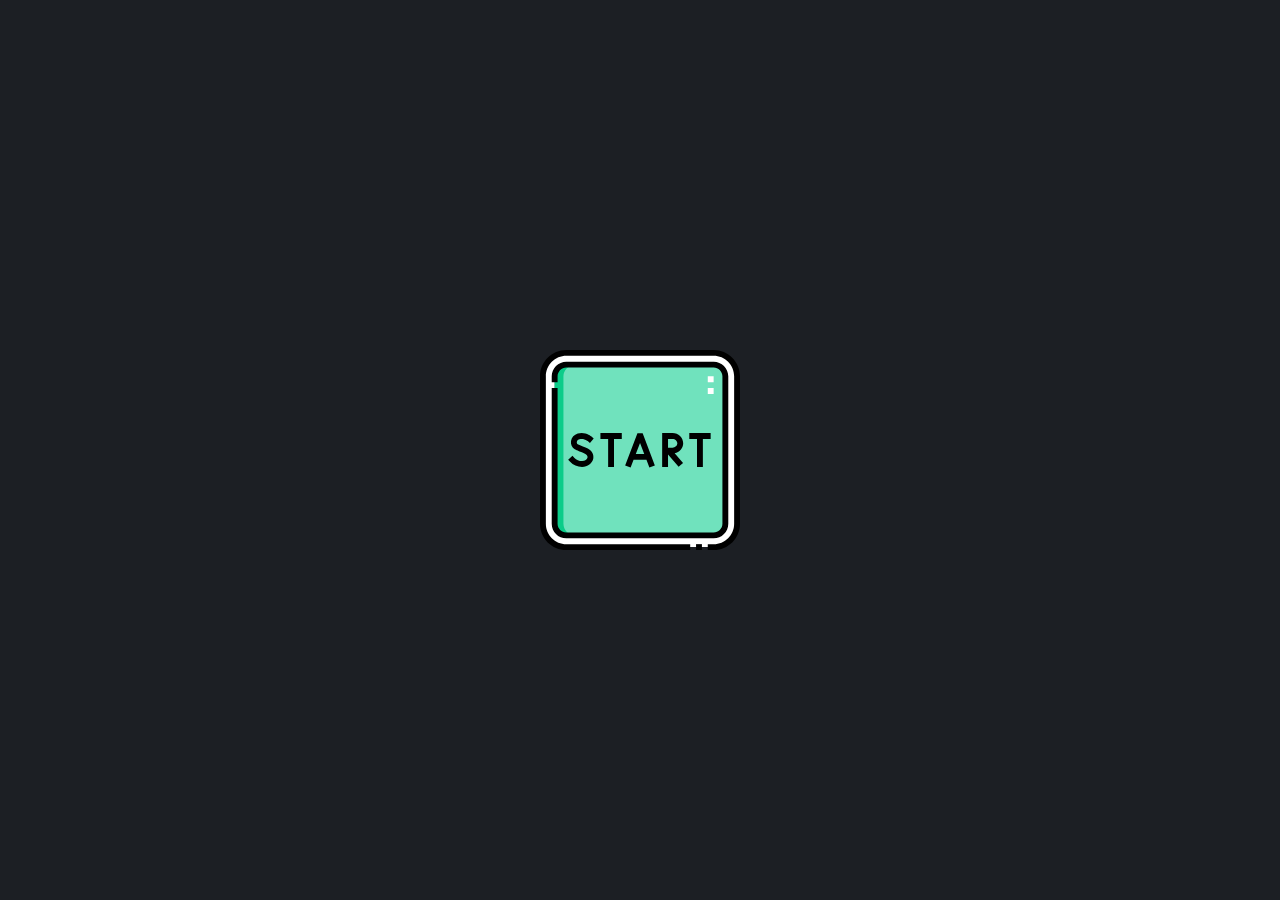
<file: index.html>
<!DOCTYPE html>
<html lang="en">
<head>
    <meta charset="UTF-8">
    <meta name="viewport" content="width=device-width, initial-scale=1.0">
    <title>School Project</title>
    <link rel="icon" href="./img/icon.ico">
    <link rel="stylesheet" href="./style.css">
</head>
<body>
    <a href="start/start.html" class="start-button"><img class="start-button" src="./img/start_button.svg" alt=""></a>
    
</body>
</html>
</file>
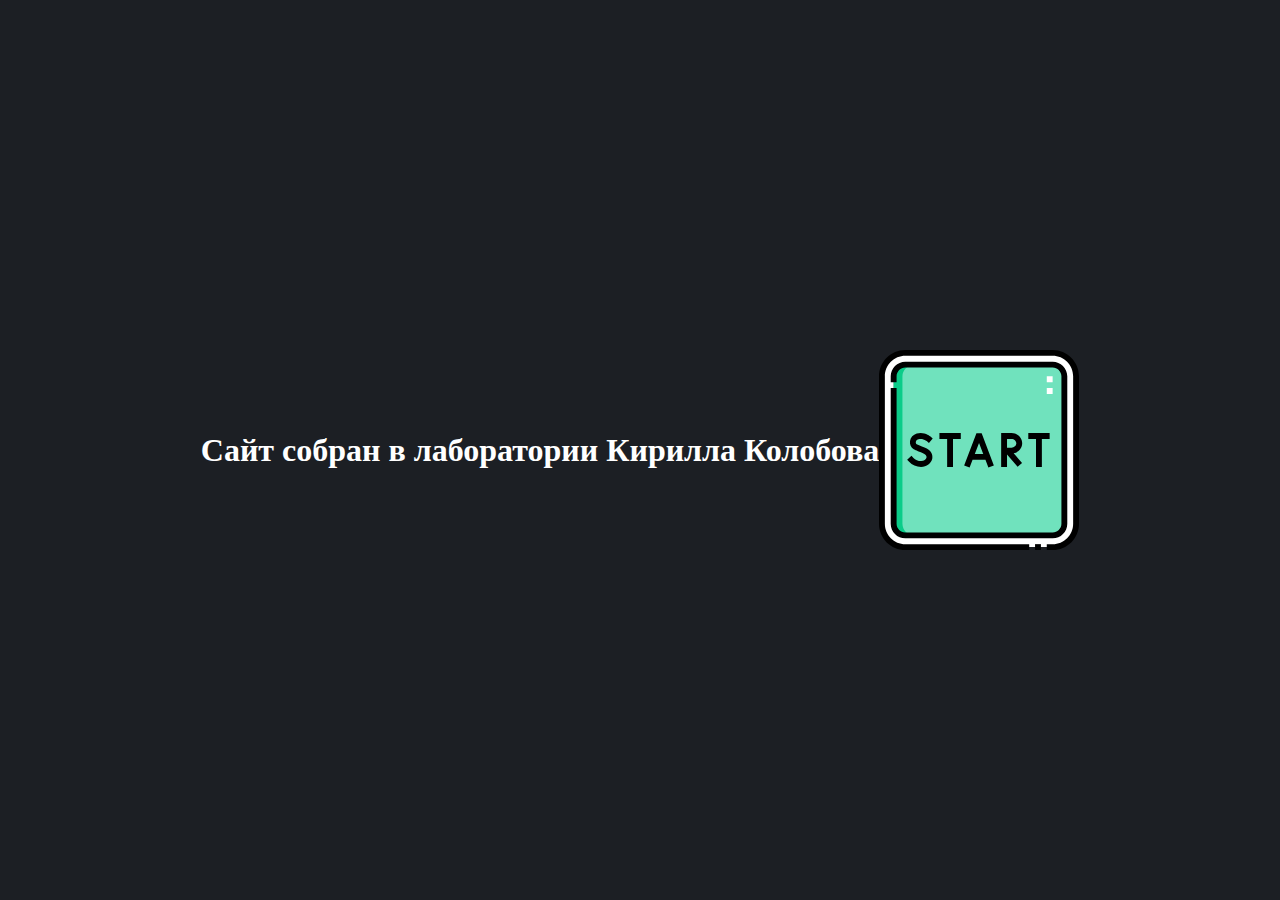
<file: start/start2.html>
<!DOCTYPE html>
<html lang="en">
<head>
    <meta charset="UTF-8">
    <meta name="viewport" content="width=device-width, initial-scale=1.0">
    <title>School Project</title>
    <link rel="icon" href="icon.ico">
    <link rel="stylesheet" href="./start2.css">
</head>
<body>
    <h1 class="text">Сайт собран в лаборатории Кирилла Колобова</h1>
    <a href="./Project/Project.html" class="start-button"><img class="start-button" src="start_button.svg" alt=""></a>
</body>
</html>
</file>
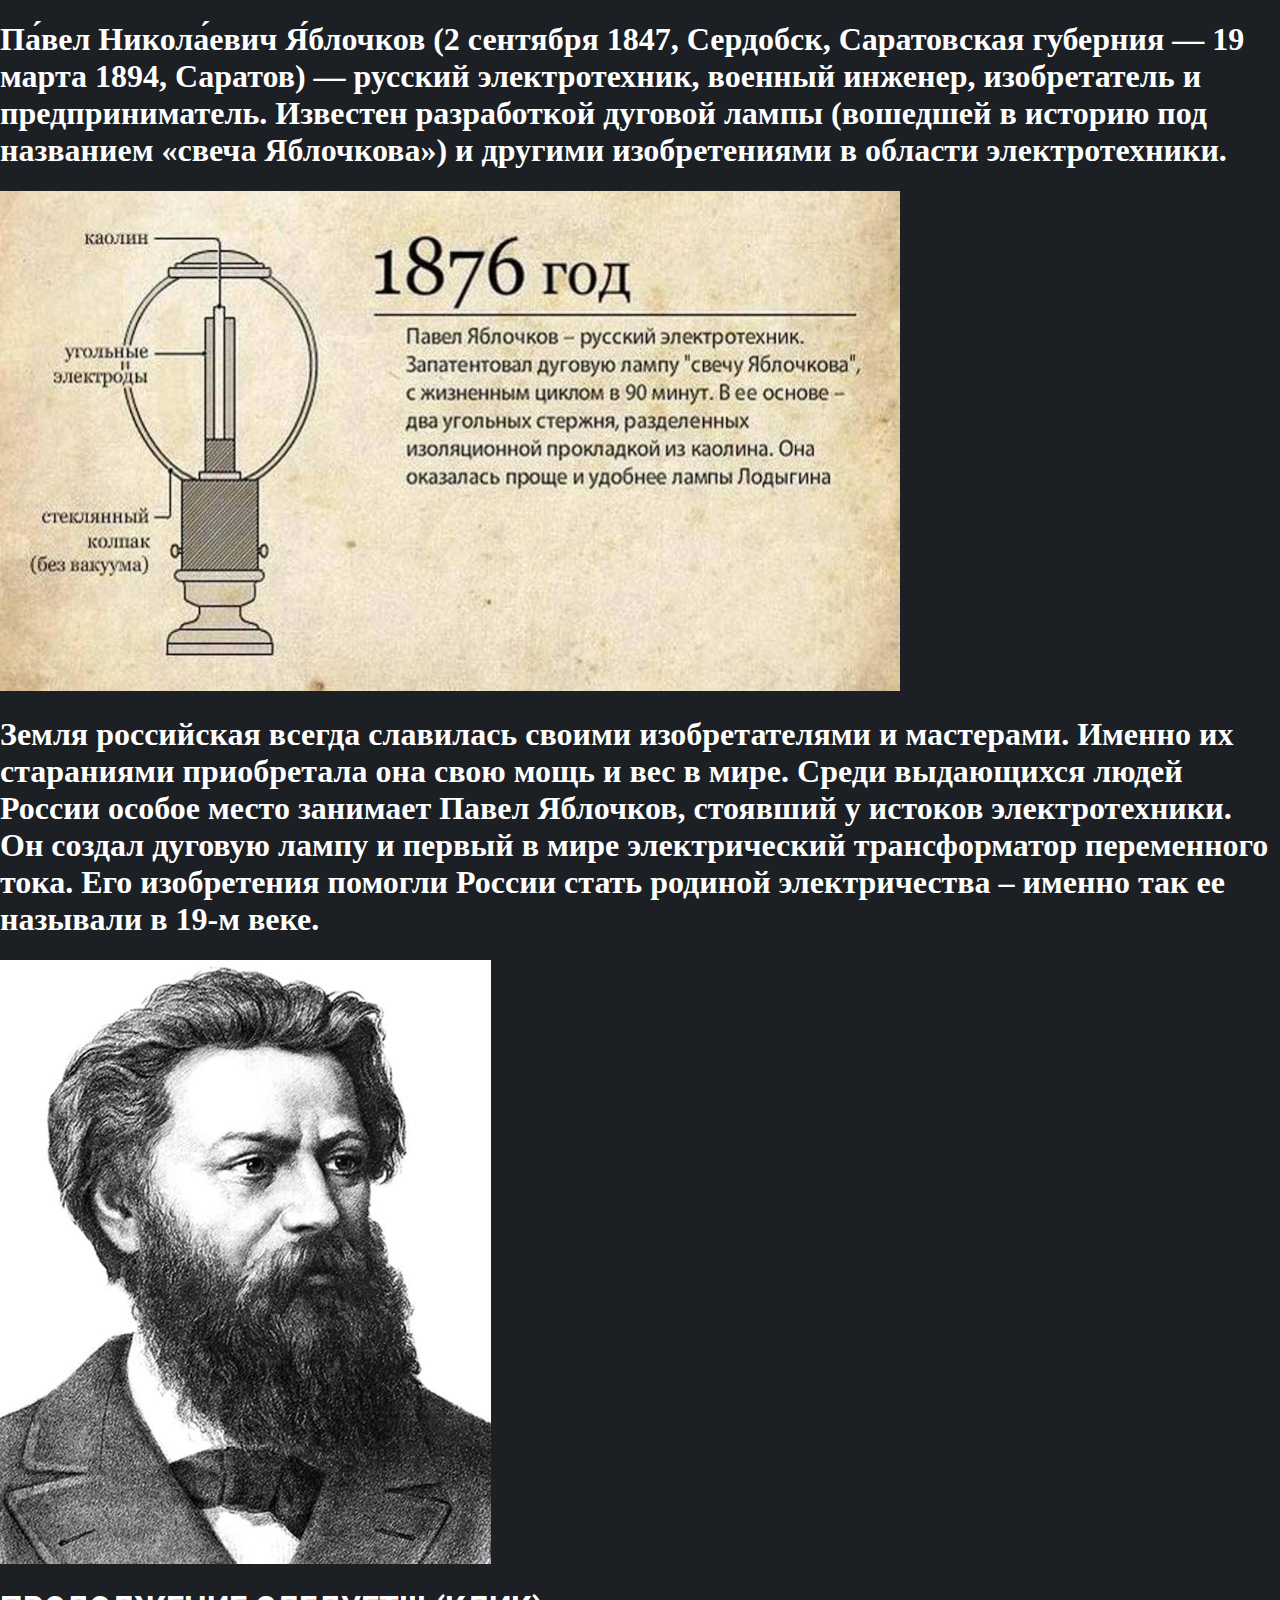
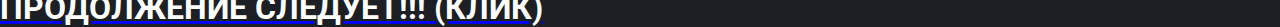
<file: start/Project/Project.html>
<!DOCTYPE html>
<html lang="en">
<head>
    <meta charset="UTF-8">
    <meta name="viewport" content="width=device-width, initial-scale=1.0">
    <title>School Project</title>
    <link rel="icon" href="./img/icon.ico">
    <link rel="stylesheet" href="./Project.css">
    <link rel="preconnect" href="https://fonts.googleapis.com">
<link rel="preconnect" href="https://fonts.gstatic.com" crossorigin>
<link href="https://fonts.googleapis.com/css2?family=Roboto:ital,wght@0,100;0,300;0,400;0,500;0,700;0,900;1,100;1,300;1,400;1,500;1,700;1,900&display=swap" rel="stylesheet">
</head>
<body>
    <h1 class="text">Па́вел Никола́евич Я́блочков (2 сентября 1847, Сердобск, Саратовская губерния — 19 марта 1894, Саратов) — русский электротехник, военный инженер, изобретатель и предприниматель. Известен разработкой дуговой лампы (вошедшей в историю под названием «свеча Яблочкова») и другими изобретениями в области электротехники.</h1>
    <img width="900px" height="500px" src="./img/img1.png" alt="">
    <h1 class="text">Земля российская всегда славилась своими изобретателями и мастерами. Именно их стараниями приобретала она свою мощь и вес в мире. Среди выдающихся людей России особое место занимает Павел Яблочков, стоявший у истоков электротехники. Он создал дуговую лампу и первый в мире электрический трансформатор переменного тока. Его изобретения помогли России стать родиной электричества – именно так ее называли в 19-м веке.</h1>
    <img src="./img/img2.png" alt="">
    <a href="./end/end.html"><h1 class="text-end">ПРОДОЛЖЕНИЕ СЛЕДУЕТ!!! (КЛИК)</h1></a>
</body>
</html>
</file>
<file: style.css>
html, body {
    margin: 0;
    height: 100%;
    padding: 0;
    width: 100%;
    display: flex;
    justify-content: center;
    align-items: center;
    background-color: #1c1f24;
}

.start-button {
    width: 200px;
    height: 200px;
    background-color: #1c1f24;
}
</file>
<file: start/start2.css>
html, body {
    margin: 0;
    height: 100%;
    padding: 0;
    width: 100%;
    display: flex;
    justify-content: center;
    align-items: center;
    background-color: #1c1f24;
}

.start-button {
    width: 200px;
    height: 200px;
    background-color: #1c1f24;
}

.text {
    top: 0;
    color: white;
    font-family: Roboto;
}
</file>
<file: start/Project/Project.css>
html, body {
    margin: 0;
    height: 100%;
    padding: 0;
    width: 100%;
    background-color: #1c1f24;
}

.text {
    display: flex;
    justify-content: start;
    align-items: start;
    color: white;
}

.text-end {
    display: flex;
    justify-content: start;
    align-items: start;
    color: white;
    font-family: Roboto;
}
</file>
